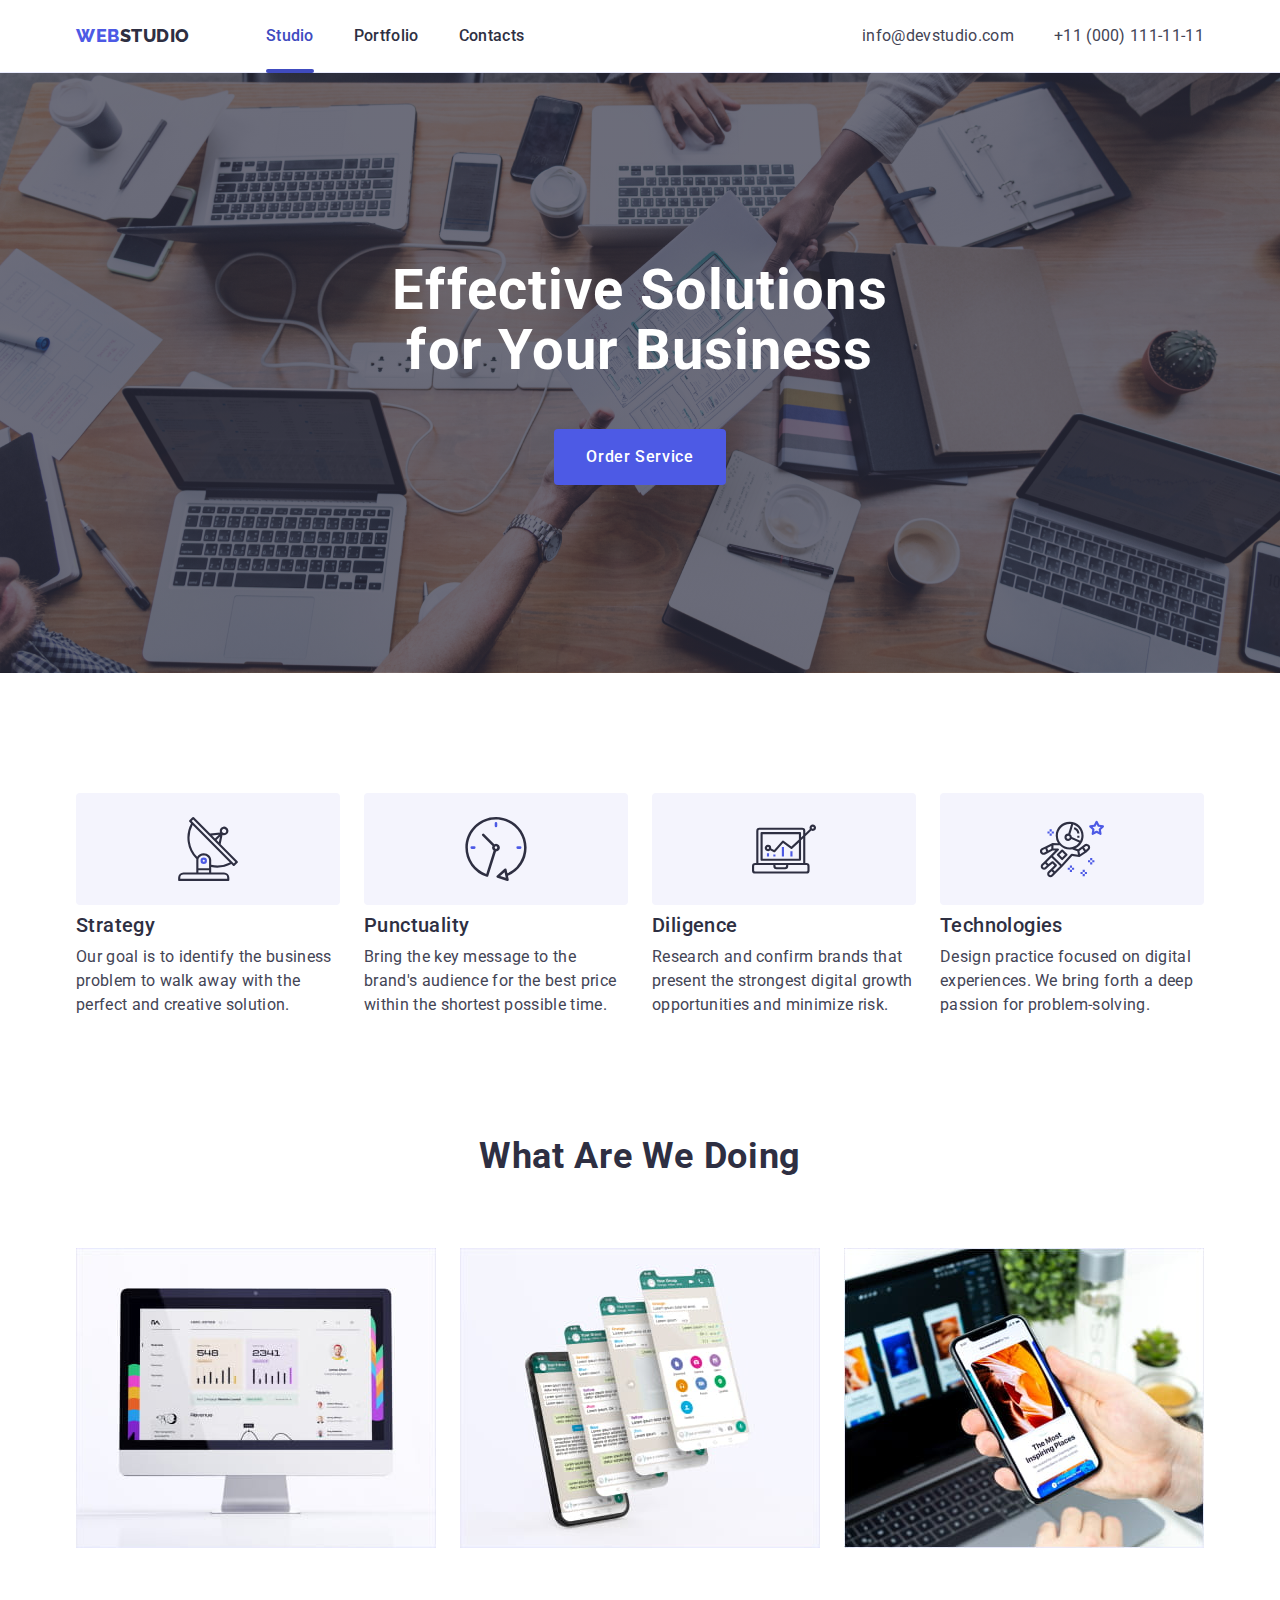
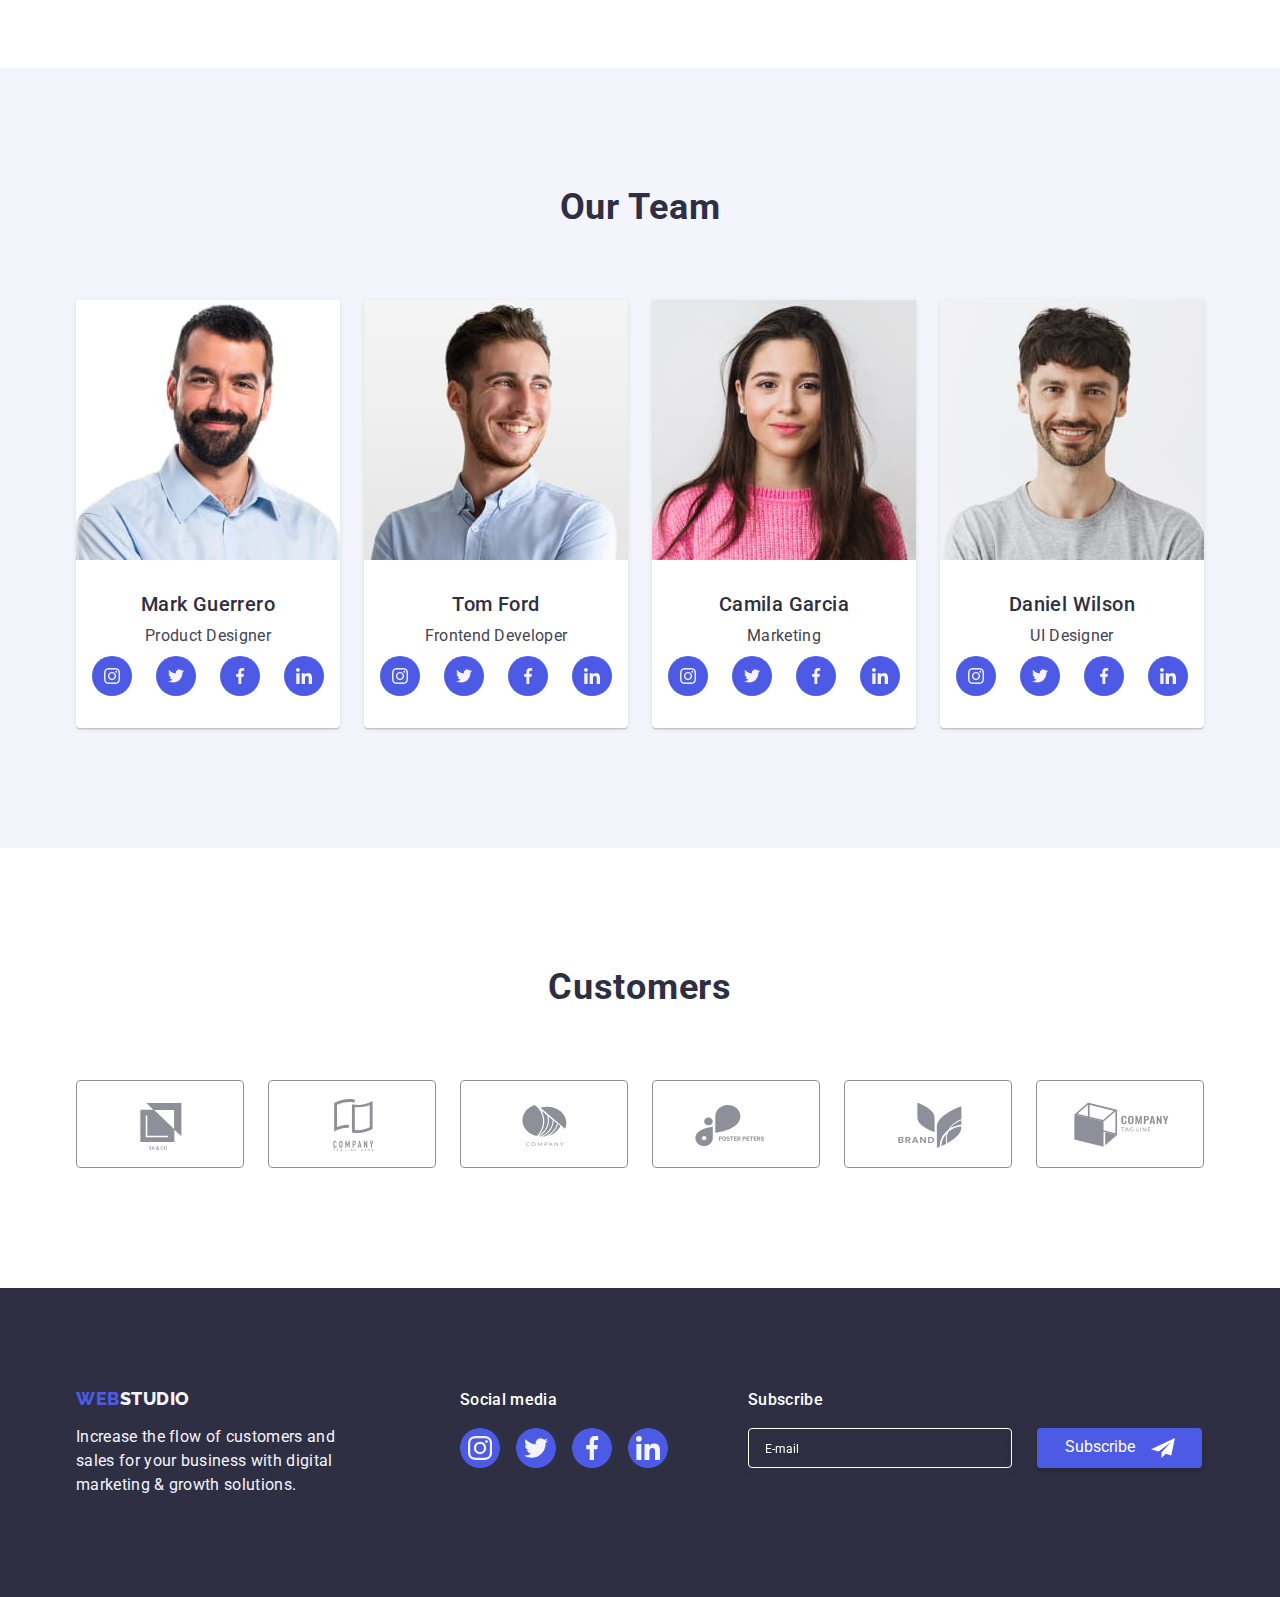
<file: index.html>
<!DOCTYPE html>
<html lang="en">
  <head>
    <meta charset="UTF-8" />
    <meta http-equiv="X-UA-Compatible" content="IE=edge" />
    <meta name="viewport" content="width=device-width, initial-scale=1.0" />
    <link
      rel="stylesheet"
      href="https://cdn.jsdelivr.net/npm/modern-normalize@1.1.0/modern-normalize.min.css"
    />
    <link rel="stylesheet" href="./css/styles.css" />
    <link rel="preconnect" href="https://fonts.googleapis.com" />
    <link rel="preconnect" href="https://fonts.gstatic.com" crossorigin />
    <link
      href="https://fonts.googleapis.com/css2?family=Raleway:wght@800&family=Roboto:wght@400;500;700&display=swap"
      rel="stylesheet"
    />
    <title>Web Studio</title>
  </head>
  <body>
    <!--=======HEADER=======-->
    <header class="page-header">
      <div class="header-container container">
        <nav class="page-nav">
          <a class="logo link" href="./index.html"
            >Web<span class="logo-right">Studio</span></a
          >
          <ul class="menu list">
            <li class="menu-item">
              <a class="menu-link link active" href="./index.html">Studio</a>
            </li>
            <li class="menu-item">
              <a class="menu-link link" href="./portfolio.html">Portfolio</a>
            </li>
            <li class="menu-item">
              <a class="menu-link link" href="">Contacts</a>
            </li>
          </ul>
        </nav>
        <address class="contacts">
          <ul class="header-contacts list">
            <li>
              <a class="contact link" href="mailto:info@devstudio.com"
                >info@devstudio.com</a
              >
            </li>
            <li>
              <a class="contact link" href="tel:+110001111111"
                >+11 (000) 111-11-11</a
              >
            </li>
          </ul>
        </address>
      </div>
    </header>
    <main>
      <!--=======HERO=======-->
      <section class="hero">
        <div class="hero-container container">
          <h1 class="hero-title">Effective Solutions for Your Business</h1>
          <button class="hero-btn" type="button" data-modal-open>
            Order Service
          </button>
        </div>
      </section>
      <!--=======ADVANTAGES=======-->
      <section class="adv">
        <div class="adv-container container">
          <h2 class="visually-hidden">features</h2>
          <ul class="adv-list list">
            <li class="adv-item">
              <div class="icons">
                <svg class="adv-icon" width="64" height="64">
                  <use href="./images/icons.svg#icon-antenna"></use>
                </svg>
              </div>
              <h3 class="subtitle">Strategy</h3>
              <p class="text">
                Our goal is to identify the business problem to walk away with
                the perfect and creative solution.
              </p>
            </li>
            <li class="adv-item">
              <div class="icons">
                <svg class="adv-icon" width="64" height="64">
                  <use href="./images/icons.svg#icon-clock"></use>
                </svg>
              </div>
              <h3 class="subtitle">Punctuality</h3>
              <p class="text">
                Bring the key message to the brand's audience for the best price
                within the shortest possible time.
              </p>
            </li>
            <li class="adv-item">
              <div class="icons">
                <svg class="adv-icon" width="64" height="64">
                  <use href="./images/icons.svg#icon-diagram"></use>
                </svg>
              </div>
              <h3 class="subtitle">Diligence</h3>
              <p class="text">
                Research and confirm brands that present the strongest digital
                growth opportunities and minimize risk.
              </p>
            </li>
            <li class="adv-item">
              <div class="icons">
                <svg class="adv-icon" width="64" height="64">
                  <use href="./images/icons.svg#icon-astronaut"></use>
                </svg>
              </div>
              <h3 class="subtitle">Technologies</h3>
              <p class="text">
                Design practice focused on digital experiences. We bring forth a
                deep passion for problem-solving.
              </p>
            </li>
          </ul>
        </div>
      </section>
      <!--=======EXAMPLES=======-->
      <section class="exmpl">
        <div class="container">
          <h2 class="section-title">What are we doing</h2>
          <ul class="exmpl-list card-set list">
            <li class="exmpl-item card-set-item">
              <img
                class="exmpl-img"
                src="./images/index-img/img-1.jpg"
                alt="iMac"
                width="360"
              />
            </li>
            <li class="exmpl-item card-set-item">
              <img
                class="exmpl-img"
                src="./images/index-img/img-2.jpg"
                alt="Phone with 4 screens."
                width="360"
              />
            </li>
            <li class="exmpl-item card-set-item">
              <img
                class="exmpl-img"
                src="./images/index-img/img-3.jpg"
                alt="Phhone and laptop."
                width="360"
              />
            </li>
          </ul>
        </div>
      </section>
      <!--=======OUR TEAM=======-->
      <section class="team">
        <div class="container">
          <h2 class="section-title">Our Team</h2>
          <ul class="team-list card-set list">
            <li class="team-item card-set-element">
              <img
                src="./images/index-img/marc-guerrero.jpg"
                alt="Marc Guerrero"
                width="264"
              />
              <div class="galery-wrapper">
                <h3 class="galery-title subtitle">Mark Guerrero</h3>
                <p class="galery-text text">Product Designer</p>
                <ul class="social-list list">
                  <li class="social-link">
                    <a
                      class="social-link-item"
                      href="https://www.instagram.com/"
                    >
                      <svg class="social-icon" width="16" height="16">
                        <use
                          href="./images/icons.svg#icon-instagram"
                        ></use></svg
                    ></a>
                  </li>
                  <li class="social-link">
                    <a class="social-link-item" href="https://twitter.com/">
                      <svg class="social-icon" width="16" height="16">
                        <use href="./images/icons.svg#icon-twitter"></use></svg
                    ></a>
                  </li>
                  <li class="social-link">
                    <a class="social-link-item" href="https://facebook.com">
                      <svg class="social-icon" width="16" height="16">
                        <use href="./images/icons.svg#icon-facebook"></use></svg
                    ></a>
                  </li>
                  <li class="social-link">
                    <a class="social-link-item" href="https://linkedin.com">
                      <svg class="social-icon" width="16" height="16">
                        <use href="./images/icons.svg#icon-linkedin"></use></svg
                    ></a>
                  </li>
                </ul>
              </div>
            </li>
            <li class="team-item card-set-element">
              <img
                src="./images/index-img/tom-ford.jpg"
                alt="Tom Ford"
                width="264"
              />
              <div class="galery-wrapper">
                <h3 class="galery-title subtitle">Tom Ford</h3>
                <p class="galery-text text">Frontend Developer</p>
                <ul class="social-list list">
                  <li class="social-link">
                    <a
                      class="social-link-item"
                      href="https://www.instagram.com/"
                    >
                      <svg class="social-icon" width="16" height="16">
                        <use
                          href="./images/icons.svg#icon-instagram"
                        ></use></svg
                    ></a>
                  </li>
                  <li class="social-link">
                    <a class="social-link-item" href="https://twitter.com/">
                      <svg class="social-icon" width="16" height="16">
                        <use href="./images/icons.svg#icon-twitter"></use></svg
                    ></a>
                  </li>
                  <li class="social-link">
                    <a class="social-link-item" href="https://facebook.com">
                      <svg class="social-icon" width="16" height="16">
                        <use href="./images/icons.svg#icon-facebook"></use></svg
                    ></a>
                  </li>
                  <li class="social-link">
                    <a class="social-link-item" href="https://linkedin.com">
                      <svg class="social-icon" width="16" height="16">
                        <use href="./images/icons.svg#icon-linkedin"></use></svg
                    ></a>
                  </li>
                </ul>
              </div>
            </li>
            <li class="team-item card-set-element">
              <img
                src="./images/index-img/camila-garcia.jpg"
                alt="Camila Garcia"
                width="264"
              />
              <div class="galery-wrapper">
                <h3 class="galery-title subtitle">Camila Garcia</h3>
                <p class="galery-text text">Marketing</p>
                <ul class="social-list list">
                  <li class="social-link">
                    <a
                      class="social-link-item"
                      href="https://www.instagram.com/"
                    >
                      <svg class="social-icon" width="16" height="16">
                        <use
                          href="./images/icons.svg#icon-instagram"
                        ></use></svg
                    ></a>
                  </li>
                  <li class="social-link">
                    <a class="social-link-item" href="https://twitter.com/">
                      <svg class="social-icon" width="16" height="16">
                        <use href="./images/icons.svg#icon-twitter"></use></svg
                    ></a>
                  </li>
                  <li class="social-link">
                    <a class="social-link-item" href="https://facebook.com">
                      <svg class="social-icon" width="16" height="16">
                        <use href="./images/icons.svg#icon-facebook"></use></svg
                    ></a>
                  </li>
                  <li class="social-link">
                    <a class="social-link-item" href="https://linkedin.com">
                      <svg class="social-icon" width="16" height="16">
                        <use href="./images/icons.svg#icon-linkedin"></use></svg
                    ></a>
                  </li>
                </ul>
              </div>
            </li>
            <li class="team-item card-set-element">
              <img
                src="./images/index-img/daniel-wilson.jpg"
                alt="Daniel Wilson"
                width="264"
              />
              <div class="galery-wrapper">
                <h3 class="galery-title subtitle">Daniel Wilson</h3>
                <p class="galery-text text">UI Designer</p>
                <ul class="social-list list">
                  <li class="social-link">
                    <a
                      class="social-link-item"
                      href="https://www.instagram.com/"
                    >
                      <svg class="social-icon" width="16" height="16">
                        <use
                          href="./images/icons.svg#icon-instagram"
                        ></use></svg
                    ></a>
                  </li>
                  <li class="social-link">
                    <a class="social-link-item" href="https://twitter.com/">
                      <svg class="social-icon" width="16" height="16">
                        <use href="./images/icons.svg#icon-twitter"></use></svg
                    ></a>
                  </li>
                  <li class="social-link">
                    <a class="social-link-item" href="https://facebook.com">
                      <svg class="social-icon" width="16" height="16">
                        <use href="./images/icons.svg#icon-facebook"></use></svg
                    ></a>
                  </li>
                  <li class="social-link">
                    <a class="social-link-item" href="https://linkedin.com">
                      <svg class="social-icon" width="16" height="16">
                        <use href="./images/icons.svg#icon-linkedin"></use></svg
                    ></a>
                  </li>
                </ul>
              </div>
            </li>
          </ul>
        </div>
      </section>
      <!--=======CUSTOMERS=======-->
      <section class="customers">
        <div class="customers-container container">
          <h2 class="section-title">Customers</h2>
          <ul class="customers-list list">
            <li class="customer-item">
              <a class="customer-link" href=""
                ><svg class="customer-icon" width="104" height="56">
                  <use href="./images/icons.svg#icon-logo-1"></use></svg
              ></a>
            </li>
            <li class="customer-item">
              <a class="customer-link" href=""
                ><svg class="customer-icon" width="104" height="56">
                  <use href="./images/icons.svg#icon-logo-2"></use></svg
              ></a>
            </li>
            <li class="customer-item">
              <a class="customer-link" href=""
                ><svg class="customer-icon" width="104" height="56">
                  <use href="./images/icons.svg#icon-logo-3"></use></svg
              ></a>
            </li>
            <li class="customer-item">
              <a class="customer-link" href=""
                ><svg class="customer-icon" width="104" height="56">
                  <use href="./images/icons.svg#icon-logo-4"></use></svg
              ></a>
            </li>
            <li class="customer-item">
              <a class="customer-link" href=""
                ><svg class="customer-icon" width="104" height="56">
                  <use href="./images/icons.svg#icon-logo-5"></use></svg
              ></a>
            </li>
            <li class="customer-item">
              <a class="customer-link" href=""
                ><svg class="customer-icon" width="104" height="56">
                  <use href="./images/icons.svg#icon-logo-6"></use></svg
              ></a>
            </li>
          </ul>
        </div>
      </section>
    </main>
    <!--=======FOOTER=======-->
    <footer class="footer">
      <div class="footer-container container">
        <div class="footer-first-wrapper">
          <a class="logo-footer link" href="./index.html"
            >Web<span class="logo-footer-right">Studio</span></a
          >
          <p class="footer-text">
            Increase the flow of customers and sales for your business with
            digital marketing & growth solutions.
          </p>
        </div>
        <div class="footer-second-wrapper">
          <p class="footer-second-title footer-text">Social media</p>
          <ul class="social-list-footer list">
            <li class="social-link">
              <a
                class="social-link-item-footer"
                href="https://www.instagram.com/"
              >
                <svg class="social-icon" width="24" height="24">
                  <use href="./images/icons.svg#icon-instagram"></use></svg
              ></a>
            </li>
            <li class="social-link">
              <a class="social-link-item-footer" href="https://twitter.com/">
                <svg class="social-icon" width="24" height="24">
                  <use href="./images/icons.svg#icon-twitter"></use></svg
              ></a>
            </li>
            <li class="social-link">
              <a class="social-link-item-footer" href="https://facebook.com">
                <svg class="social-icon" width="24" height="24">
                  <use href="./images/icons.svg#icon-facebook"></use></svg
              ></a>
            </li>
            <li class="social-link">
              <a class="social-link-item-footer" href="https://linkedin.com">
                <svg class="social-icon" width="24" height="24">
                  <use href="./images/icons.svg#icon-linkedin"></use></svg
              ></a>
            </li>
          </ul>
        </div>
        <div class="footer-third-wrapper">
          <p class="footer-subscribe-title footer-text">Subscribe</p>
          <form class="footer-form">
            <input
              type="email"
              name="user_email"
              class="footer-form-input"
              placeholder="E-mail"
              required
            />
            <button type="submit" class="footer-subscribe-btn">
              Subscribe<svg class="footer-btn-icon" width="24" height="24">
                <use href="./images/icons.svg#mini-jet"></use>
              </svg>
            </button>
          </form>
        </div>
      </div>
    </footer>
    <div class="backdrop is-hidden" data-modal>
      <div class="modal">
        <button type="button" class="modal-close-btn" data-modal-close>
          <svg class="modal-close-btn-icon" width="8" height="8">
            <use href="./images/icons.svg#icon-close-modal"></use>
          </svg>
        </button>
        <p class="modal-form-title">
          Leave your contacts and we will call you back
        </p>
        <form class="modal-form">
          <label class="modal-form-label">
            <span class="modal-form-input-descr">Name</span>
            <span class="modal-form-input-wrapper">
              <input
                type="text"
                name="user_name"
                class="modal-form-input"
                required /><svg
                class="modal-form-input-icon"
                width="18"
                height="24"
              >
                <use href="./images/icons.svg#person"></use></svg></span
          ></label>
          <label class="modal-form-label">
            <span class="modal-form-input-descr">Phone</span>
            <span class="modal-form-input-wrapper">
              <input
                type="tel"
                name="user_phone"
                class="modal-form-input"
                required /><svg
                class="modal-form-input-icon"
                width="18"
                height="24"
              >
                <use href="./images/icons.svg#phone"></use></svg></span
          ></label>
          <label class="modal-form-label">
            <span class="modal-form-input-descr">Email</span>
            <span class="modal-form-input-wrapper">
              <input
                type="email"
                name="user_email"
                class="modal-form-input"
                required /><svg
                class="modal-form-input-icon"
                width="18"
                height="24"
              >
                <use href="./images/icons.svg#email"></use></svg></span
          ></label>
          <label class="modal-form-label">
            <span class="modal-form-input-descr">Comment</span>
            <textarea
              name="user_message"
              class="modal-form-message"
              placeholder="Text input"
            ></textarea>
          </label>
          <input
            id="privacy-policy"
            type="checkbox"
            name="user_policy"
            class="modal-form-check visually-hidden"
          />
          <label for="privacy-policy" class="modal-form-check-descr"
            >I accept the terms and conditions of the&nbsp;<a href=""
              >Privacy Policy</a
            ></label
          >
          <button type="submit" class="modal-form-submit">Send</button>
        </form>
      </div>
    </div>
    <script src="./js/modal.js"></script>
  </body>
</html>
</file>
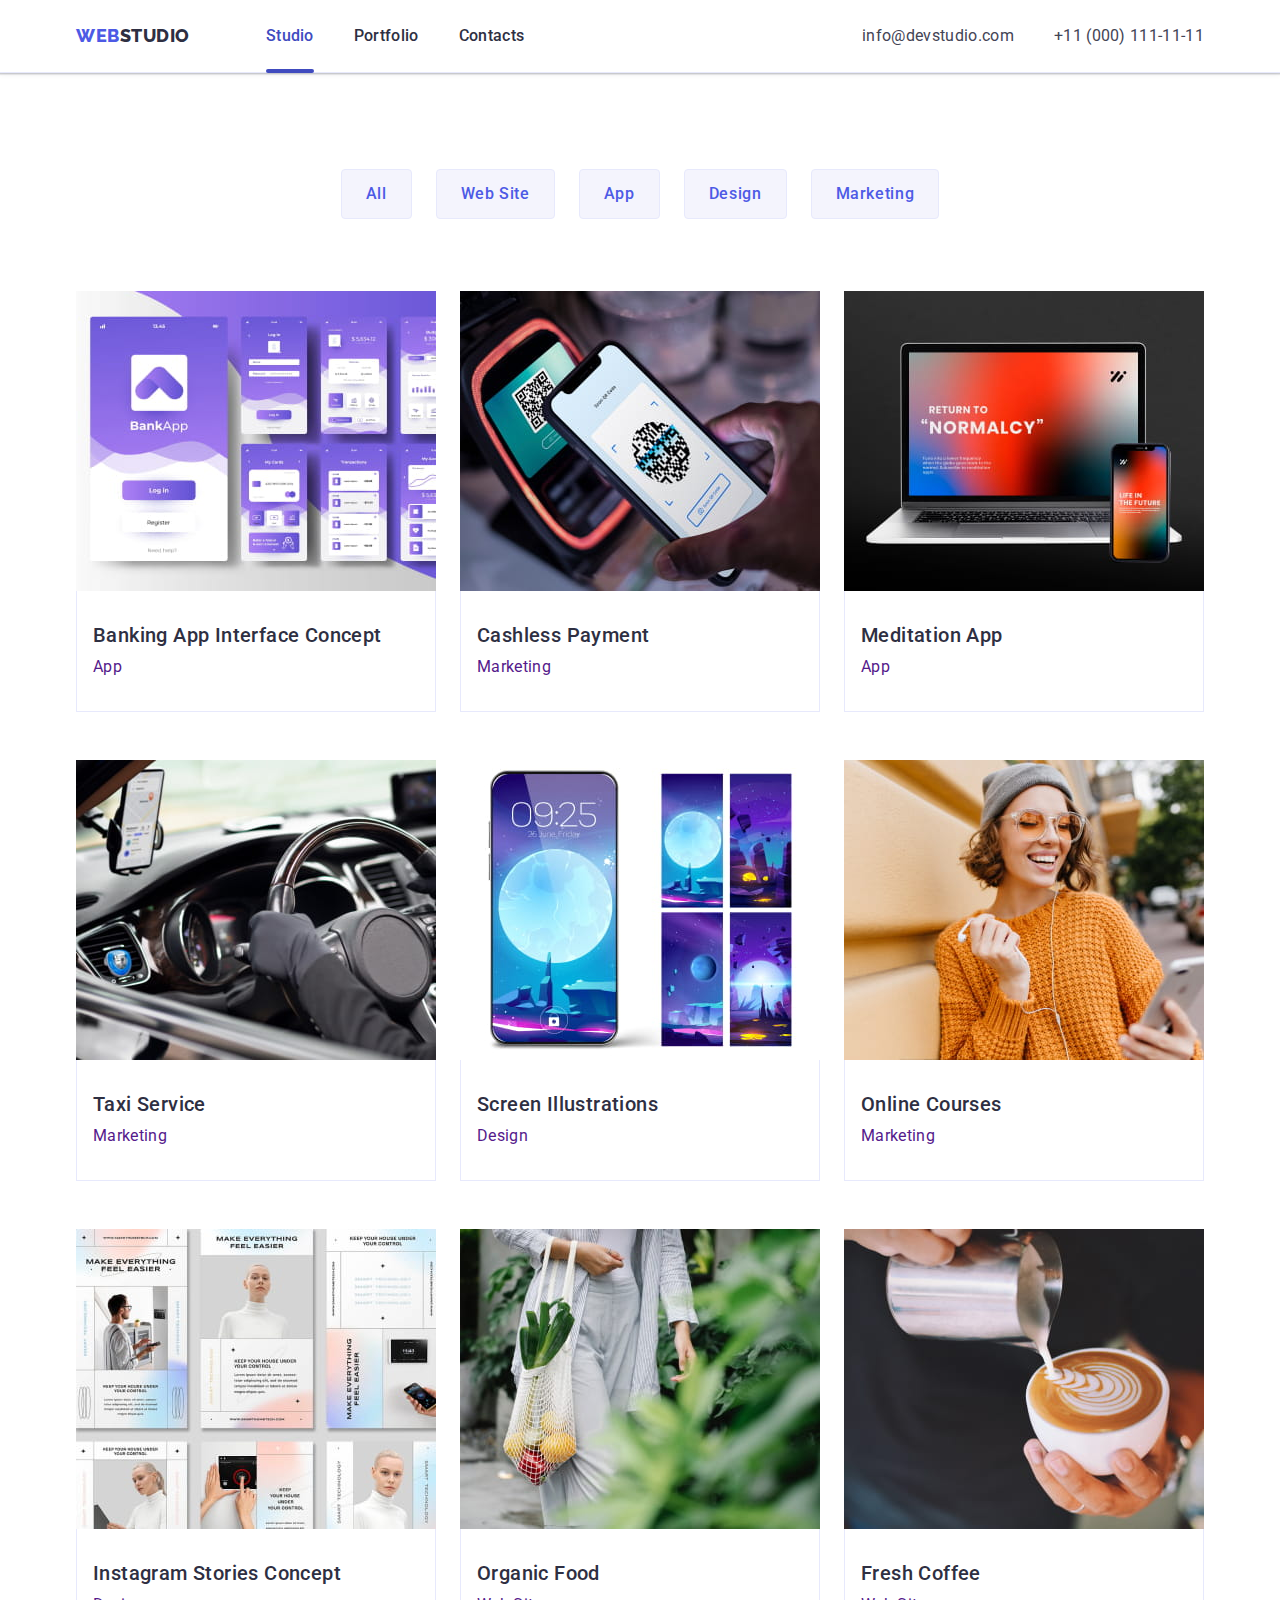
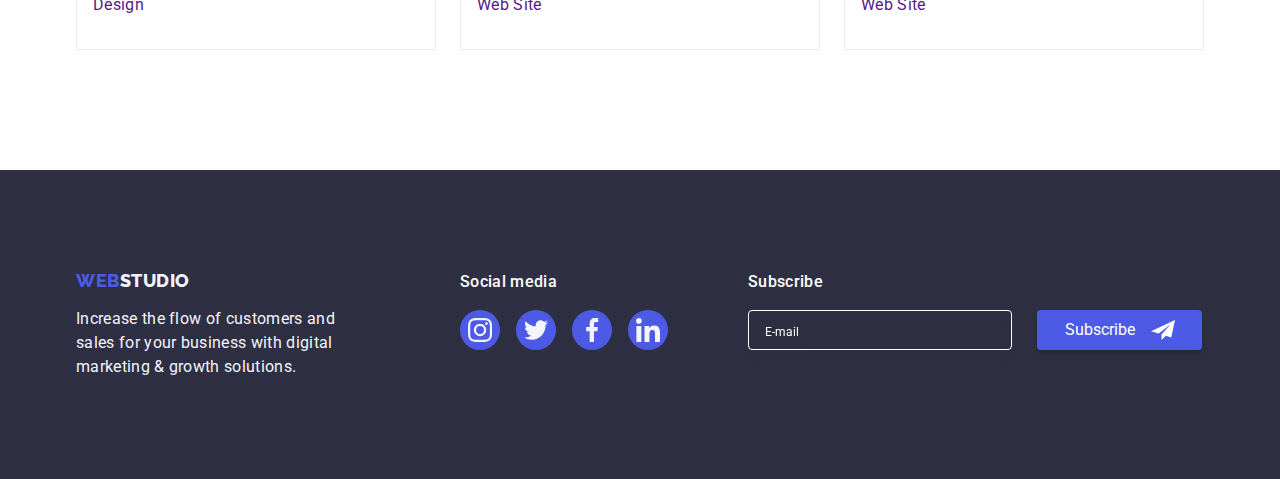
<file: portfolio.html>
<!DOCTYPE html>
<html lang="en">
  <head>
    <meta charset="UTF-8" />
    <meta http-equiv="X-UA-Compatible" content="IE=edge" />
    <meta name="viewport" content="width=device-width, initial-scale=1.0" />
    <title>Portfolio</title>
    <link
      rel="stylesheet"
      href="https://cdn.jsdelivr.net/npm/modern-normalize@1.1.0/modern-normalize.min.css"
    />
    <link rel="preconnect" href="https://fonts.googleapis.com" />
    <link rel="preconnect" href="https://fonts.gstatic.com" crossorigin />
    <link
      href="https://fonts.googleapis.com/css2?family=Raleway:wght@800&family=Roboto:wght@400;500;700&display=swap"
      rel="stylesheet"
    />
    <link rel="stylesheet" href="./css/styles.css" />
  </head>
  <body>
    <!--=======HEADER=======-->
    <header class="page-header">
      <div class="header-container container">
        <nav class="page-nav">
          <a class="logo link" href="./index.html"
            >Web<span class="logo-right">Studio</span></a
          >
          <ul class="menu list">
            <li class="menu-item">
              <a class="menu-link link active" href="./index.html">Studio</a>
            </li>
            <li class="menu-item">
              <a class="menu-link link" href="./portfolio.html">Portfolio</a>
            </li>
            <li class="menu-item">
              <a class="menu-link link" href="">Contacts</a>
            </li>
          </ul>
        </nav>
        <address class="contacts">
          <ul class="header-contacts list">
            <li>
              <a class="contact link" href="mailto:info@devstudio.com"
                >info@devstudio.com</a
              >
            </li>
            <li>
              <a class="contact link" href="tel:+110001111111"
                >+11 (000) 111-11-11</a
              >
            </li>
          </ul>
        </address>
      </div>
    </header>
    <main>
      <!--=======FILTERS=======-->
      <section class="portfolio">
        <div class="portfolio-container container">
          <h1 class="visually-hidden">Portfolio</h1>
          <ul class="filters list">
            <li class="filter-btn">
              <button class="portfolio-btn" type="button">All</button>
            </li>
            <li class="filter-btn">
              <button class="portfolio-btn" type="button">Web Site</button>
            </li>
            <li class="filter-btn">
              <button class="portfolio-btn" type="button">App</button>
            </li>
            <li class="filter-btn">
              <button class="portfolio-btn" type="button">Design</button>
            </li>
            <li class="filter-btn">
              <button class="portfolio-btn" type="button">Marketing</button>
            </li>
          </ul>
          <!--=======PORTFOLIO=======-->
          <ul class="portfolio-list list">
            <li class="portfolio-item">
              <a class="portfolio-link link" href="">
                <div class="portfolio-img-wrapper">
                  <img
                    src="./images/portfolio/banking.jpg"
                    alt="Banking App Interface Concept"
                    width="360"
                  />
                  <p class="portfolio-overlay">
                    14 Stylish and User-Friendly App Design Concepts · Task
                    Manager App · Calorie Tracker App · Exotic Fruit Ecommerce
                    App · Cloud Storage App
                  </p>
                </div>
                <div class="img-text">
                  <h2 class="subtitle">Banking App Interface Concept</h2>
                  <p class="text">App</p>
                </div></a
              >
            </li>
            <li class="portfolio-item">
              <a class="portfolio-link link" href=""
                ><div class="portfolio-img-wrapper">
                  <img
                    src="./images/portfolio/payment.jpg"
                    alt="Cashless Payment"
                    width="360"
                  />
                  <p class="portfolio-overlay">
                    14 Stylish and User-Friendly App Design Concepts · Task
                    Manager App · Calorie Tracker App · Exotic Fruit Ecommerce
                    App · Cloud Storage App
                  </p>
                </div>
                <div class="img-text">
                  <h2 class="subtitle">Cashless Payment</h2>
                  <p class="text">Marketing</p>
                </div></a
              >
            </li>
            <li class="portfolio-item">
              <a class="portfolio-link link" href=""
                ><div class="portfolio-img-wrapper">
                  <img
                    src="./images/portfolio/app.jpg"
                    alt="Meditation App"
                    width="360"
                  />
                  <p class="portfolio-overlay">
                    14 Stylish and User-Friendly App Design Concepts · Task
                    Manager App · Calorie Tracker App · Exotic Fruit Ecommerce
                    App · Cloud Storage App
                  </p>
                </div>
                <div class="img-text">
                  <h2 class="subtitle">Meditation App</h2>
                  <p class="text">App</p>
                </div></a
              >
            </li>
            <li class="portfolio-item">
              <a class="portfolio-link link" href=""
                ><div class="portfolio-img-wrapper">
                  <img
                    src="./images/portfolio/taxi.jpg"
                    alt="Taxi Service"
                    width="360"
                  />
                  <p class="portfolio-overlay">
                    14 Stylish and User-Friendly App Design Concepts · Task
                    Manager App · Calorie Tracker App · Exotic Fruit Ecommerce
                    App · Cloud Storage App
                  </p>
                </div>
                <div class="img-text">
                  <h2 class="subtitle">Taxi Service</h2>
                  <p class="text">Marketing</p>
                </div></a
              >
            </li>
            <li class="portfolio-item">
              <a class="portfolio-link link" href=""
                ><div class="portfolio-img-wrapper">
                  <img
                    src="./images/portfolio/screen.jpg"
                    alt="Screen Illustrations"
                    width="360"
                  />
                  <p class="portfolio-overlay">
                    14 Stylish and User-Friendly App Design Concepts · Task
                    Manager App · Calorie Tracker App · Exotic Fruit Ecommerce
                    App · Cloud Storage App
                  </p>
                </div>
                <div class="img-text">
                  <h2 class="subtitle">Screen Illustrations</h2>
                  <p class="text">Design</p>
                </div></a
              >
            </li>
            <li class="portfolio-item">
              <a class="portfolio-link link" href=""
                ><div class="portfolio-img-wrapper">
                  <img
                    src="./images/portfolio/courses.jpg"
                    alt="Online Courses"
                    width="360"
                  />
                  <p class="portfolio-overlay">
                    14 Stylish and User-Friendly App Design Concepts · Task
                    Manager App · Calorie Tracker App · Exotic Fruit Ecommerce
                    App · Cloud Storage App
                  </p>
                </div>
                <div class="img-text">
                  <h2 class="subtitle">Online Courses</h2>
                  <p class="text">Marketing</p>
                </div></a
              >
            </li>
            <li class="portfolio-item">
              <a class="portfolio-link link" href=""
                ><div class="portfolio-img-wrapper">
                  <img
                    src="./images/portfolio/stories.jpg"
                    alt="Instagram Stories Concept"
                    width="360"
                  />
                  <p class="portfolio-overlay">
                    14 Stylish and User-Friendly App Design Concepts · Task
                    Manager App · Calorie Tracker App · Exotic Fruit Ecommerce
                    App · Cloud Storage App
                  </p>
                </div>
                <div class="img-text">
                  <h2 class="subtitle">Instagram Stories Concept</h2>
                  <p class="text">Design</p>
                </div></a
              >
            </li>
            <li class="portfolio-item">
              <a class="portfolio-link link" href=""
                ><div class="portfolio-img-wrapper">
                  <img
                    src="./images/portfolio/organic-food.jpg"
                    alt="Organic Food"
                    width="360"
                  />
                  <p class="portfolio-overlay">
                    14 Stylish and User-Friendly App Design Concepts · Task
                    Manager App · Calorie Tracker App · Exotic Fruit Ecommerce
                    App · Cloud Storage App
                  </p>
                </div>
                <div class="img-text">
                  <h2 class="subtitle">Organic Food</h2>
                  <p class="text">Web Site</p>
                </div></a
              >
            </li>
            <li class="portfolio-item">
              <a class="portfolio-link link" href=""
                ><div class="portfolio-img-wrapper">
                  <img
                    src="./images/portfolio/fresh-coffee.jpg"
                    alt="Fresh Coffee"
                    width="360"
                  />
                  <p class="portfolio-overlay">
                    14 Stylish and User-Friendly App Design Concepts · Task
                    Manager App · Calorie Tracker App · Exotic Fruit Ecommerce
                    App · Cloud Storage App
                  </p>
                </div>
                <div class="img-text">
                  <h2 class="subtitle">Fresh Coffee</h2>
                  <p class="text">Web Site</p>
                </div></a
              >
            </li>
          </ul>
        </div>
      </section>
    </main>
    <!--=======FOOTER=======-->
    <footer class="footer">
      <div class="footer-container container">
        <div class="footer-first-wrapper">
          <a class="logo-footer link" href="./index.html"
            >Web<span class="logo-footer-right">Studio</span></a
          >
          <p class="footer-text">
            Increase the flow of customers and sales for your business with
            digital marketing & growth solutions.
          </p>
        </div>
        <div class="footer-second-wrapper">
          <p class="footer-second-title footer-text">Social media</p>
          <ul class="social-list-footer list">
            <li class="social-link">
              <a
                class="social-link-item-footer"
                href="https://www.instagram.com/"
              >
                <svg class="social-icon" width="24" height="24">
                  <use href="./images/icons.svg#icon-instagram"></use></svg
              ></a>
            </li>
            <li class="social-link">
              <a class="social-link-item-footer" href="https://twitter.com/">
                <svg class="social-icon" width="24" height="24">
                  <use href="./images/icons.svg#icon-twitter"></use></svg
              ></a>
            </li>
            <li class="social-link">
              <a class="social-link-item-footer" href="https://facebook.com">
                <svg class="social-icon" width="24" height="24">
                  <use href="./images/icons.svg#icon-facebook"></use></svg
              ></a>
            </li>
            <li class="social-link">
              <a class="social-link-item-footer" href="https://linkedin.com">
                <svg class="social-icon" width="24" height="24">
                  <use href="./images/icons.svg#icon-linkedin"></use></svg
              ></a>
            </li>
          </ul>
        </div>
        <div class="footer-third-wrapper">
          <p class="footer-subscribe-title footer-text">Subscribe</p>
          <form class="footer-form">
            <input
              type="email"
              name="user_email"
              class="footer-form-input"
              placeholder="E-mail"
              required
            />
            <button type="submit" class="footer-subscribe-btn">
              Subscribe<svg class="footer-btn-icon" width="24" height="24">
                <use href="./images/icons.svg#mini-jet"></use>
              </svg>
            </button>
          </form>
        </div>
      </div>
    </footer>
  </body>
</html>
</file>
<file: css/styles.css>
:root {
  /* Color */
  --accent-color: #404bbf;
  --primary-text-color: #2e2f42;
  --decoration-color: #4d5ae5;

  /* Others */
  --indent: 24px;
  --transition-dur-and-func: 250ms cubic-bezier(0.4, 0, 0.2, 1);
}

body {
  font-family: 'Roboto', sans-serif;
  color: #434455;
  background-color: #ffffff;
}

h1,
h2,
h3,
h4,
h5,
h6,
p {
  margin: 0;
}

img {
  display: block;
}

button {
  cursor: pointer;
}

ul,
ol {
  padding: 0;
  margin: 0;
}

.container {
  width: 1158px;
  margin: 0 auto;
  padding: 0 15px;
}

.link {
  text-decoration: none;
  font-style: normal;
}

.list {
  list-style: none;
}

/*========== COMPONENTS ==========*/

.visually-hidden {
  position: absolute;
  width: 1px;
  height: 1px;
  margin: -1px;
  border: 0;
  padding: 0;
  white-space: nowrap;
  clip-path: inset(100%);
  clip: rect(0 0 0 0);
  overflow: hidden;
}

.text {
  font-size: 16px;
  line-height: 24px;
  letter-spacing: 0.02em;
}

.subtitle {
  margin-bottom: 8px;
  font-weight: 500;
  font-size: 20px;
  line-height: 1.2;
  letter-spacing: 0.02em;
  color: #2e2f42;
}

.section-title {
  margin-bottom: 72px;
  font-weight: 700;
  font-size: 36px;
  line-height: 1.1;
  letter-spacing: 0.02em;
  text-align: center;
  text-transform: capitalize;
  color: var(--primary-text-color);
}

.card-set {
  display: flex;
  flex-wrap: wrap;
  gap: var(--indent);
}

.card-set-item {
  flex-basis: calc(100% - var(--indent) * 3 - 1 / 3);
}

.card-set-element {
  flex-basis: calc(100% - var(--indent) * 4 - 1 / 4);
}

/*========== HEADER ==========*/

.page-header {
  border-bottom: 1px solid #e7e9fc;
  box-shadow: 0px 2px 1px rgba(46, 47, 66, 0.08),
    0px 1px 1px rgba(46, 47, 66, 0.16), 0px 1px 6px rgba(46, 47, 66, 0.08);
}

.header-container {
  display: flex;
  align-items: center;
}

.page-nav {
  display: flex;
  align-items: center;
}

.menu {
  display: flex;
  align-items: center;
  gap: 40px;
}

.logo {
  margin-right: 76px;
  font-family: 'Raleway', sans-serif;
  font-style: normal;
  font-weight: 800;
  font-size: 18px;
  line-height: 1.17;
  letter-spacing: 0.03em;
  text-transform: uppercase;
  color: #4d5ae5;
}

.logo-right {
  font-family: 'Raleway', sans-serif;
  font-style: normal;
  font-weight: 800;
  font-size: 18px;
  line-height: 1.17;
  letter-spacing: 0.03em;
  text-transform: uppercase;
  color: #2e2f42;
}

.menu-link {
  position: relative;
  padding: 24px 0;
  display: block;
  font-weight: 500;
  font-size: 16px;
  line-height: 1.5;
  letter-spacing: 0.02em;
  color: #2e2f42;
  transition: color var(--transition-dur-and-func);
}

.menu-link.active {
  color: var(--accent-color);
}

.menu-link:hover,
.menu-link:focus {
  color: var(--accent-color);
}

.menu-link::after {
  position: absolute;
  bottom: -1px;
  left: 0;
  content: '';
  display: block;
  width: 100%;
  height: 4px;
  border-radius: 2px;
}

.menu-link.active::after {
  background-color: #404bbf;
}

.header-contacts {
  display: flex;
  align-items: center;
  gap: 40px;
}

.contacts {
  font-style: normal;
  margin-left: auto;
}

.contact {
  display: block;
  font-size: 16px;
  line-height: 1.5;
  letter-spacing: 0.02em;
  color: #434455;
  transition: color 250ms var(--transition-dur-and-func);
}

.contact:hover,
.contact:focus {
  color: var(--accent-color);
}

/*========== HERO ==========*/

.hero {
  max-width: 1440px;
  padding: 188px 0;
  margin: 0 auto;
  background-image: linear-gradient(rgba(46, 47, 66, 0.7),
      rgba(46, 47, 66, 0.7)),
    url('../images/index-img/hero/hero-img.jpg');
  background-color: #2e2f42b2;
  background-size: cover;
  background-repeat: no-repeat;
  background-position: center;
}

.hero-title {
  max-width: 496px;
  margin-left: auto;
  margin-right: auto;
  margin-bottom: 48px;
  font-weight: 700;
  font-size: 56px;
  line-height: 1.07;
  text-align: center;
  letter-spacing: 0.02em;
  color: #ffffff;
}

.hero-btn {
  display: block;
  margin: 0 auto;
  padding: 16px 32px;
  min-width: 169px;
  height: 56px;
  border: none;
  font-family: 'Roboto', sans-serif;
  background-color: #4d5ae5;
  font-weight: 500;
  font-size: 16px;
  line-height: 1.5;
  letter-spacing: 0.04em;
  color: #ffffff;
  border-radius: 4px;
  transition: background-color var(--transition-dur-and-func);
}

.hero-btn:hover,
.hero-btn:focus {
  background-color: #404bbf;
}

/*========== ADVANTAGES ==========*/

.adv {
  padding: 120px 0;
}

.adv-list {
  display: flex;
  align-items: center;
  gap: 24px;
}

.adv-item {
  width: 264px;
}

.icons {
  display: flex;
  justify-content: center;
  align-items: center;
  margin-bottom: 8px;
  width: 264px;
  height: 112px;
  background-color: #f4f4fd;
  border-radius: 4px;
}

/*========== EXAMPLES ==========*/

.exmpl {
  padding-bottom: 120px;
}

/*========== OUR TEAM ==========*/

.team {
  background-color: #f4f4fd;
  padding: 120px 0;
}

.galery-wrapper {
  padding: 32px 0;
  text-align: center;
}

.galery-text {
  margin-bottom: 8px;
}

.team-item {
  background-color: #ffffff;
  border-radius: 0px 0px 4px 4px;
  box-shadow: 0px 1px 6px rgba(46, 47, 66, 0.08),
    0px 1px 1px rgba(46, 47, 66, 0.16), 0px 2px 1px rgba(46, 47, 66, 0.08);
}

.social-list {
  display: flex;
  justify-content: center;
  align-items: center;
  gap: 24px;
}

.social-icon {
  fill: #f4f4fd;
}

.social-link-item {
  display: flex;
  justify-content: center;
  align-items: center;
  width: 40px;
  height: 40px;
  border-radius: 50%;
  background-color: #4d5ae5;
  transition: background-color var(--transition-dur-and-func);
}

.social-link-item:hover,
.social-link-item:focus {
  background-color: #404bbf;
}

/*========== COSTUMERS ==========*/

.customers {
  padding-top: 120px;
  padding-bottom: 120px;
}

.customers-list {
  display: flex;
  justify-content: center;
  align-items: center;
  gap: 24px;
}

.customer-item {
  width: calc((100% - 120px) / 6);
  height: 88px;
}

.customer-link {
  display: flex;
  width: 100%;
  height: 100%;
  border: 1px solid #8e8f99;
  border-radius: 4px;
  align-items: center;
  justify-content: center;
  color: #8e8f99;
  transition: border-color var(--transition-dur-and-func),
    color var(--transition-dur-and-func);
}

.customer-link:hover,
.customer-link:focus {
  border-color: #404bbf;
  color: #404bbf;
}

.customer-icon {
  fill: currentColor;
  transition: fill var(--transition-dur-and-func);
}

.customer-icon:hover,
.customer-icon:focus {
  fill: #404bbf;
}

/*========== FOOTER ==========*/

.footer {
  padding: 100px 0;
  background-color: #2e2f42;
}

.footer-container {
  display: flex;
  align-items: baseline;
}

.logo-footer {
  display: inline-block;
  margin-bottom: 16px;
  font-family: 'Raleway', sans-serif;
  font-style: normal;
  font-weight: 800;
  font-size: 18px;
  line-height: 1.17;
  letter-spacing: 0.03em;
  text-transform: uppercase;
  text-decoration: none;
  color: #4d5ae5;
}

.logo-footer-right {
  color: #f4f4fd;
}

.footer-text {
  max-width: 264px;
  font-size: 16px;
  line-height: 1.5;
  letter-spacing: 0.02em;
  color: #f4f4fd;
}

.footer-first-wrapper {
  display: inline-block;
  margin-right: 120px;
}

.social-list-footer {
  display: flex;
  justify-content: center;
  align-items: center;
  gap: 16px;
}

.footer-second-title {
  margin-bottom: 16px;
  font-weight: 500;
  color: #ffffff;
}

.social-link-item-footer {
  display: flex;
  justify-content: center;
  align-items: center;
  width: 40px;
  height: 40px;
  border-radius: 50%;
  background-color: #4d5ae5;
  transition: background-color var(--transition-dur-and-func);
}

.social-link-item-footer:hover,
.social-link-item-footer:focus {
  background-color: #31d0aa;
}

.footer-third-wrapper {
  margin-left: 80px;
}

.footer-subscribe-title {
  margin-bottom: 16px;
  font-weight: 500;
  color: #ffffff;
}

.footer-form {
  display: flex;
  align-items: center;
  justify-content: center;
  gap: 25px;

}

.footer-form-input {
  min-width: 264px;
  height: 40px;
  color: #FFFFFF;
  background-color: transparent;
  border: 1px solid #FFFFFF;
  filter: drop-shadow(0px 4px 4px rgba(0, 0, 0, 0.15));
  border-radius: 4px;
  padding: 8px 16px;
}


.footer-form-input::placeholder {
  font-weight: 400;
  font-size: 12px;
  line-height: 24px;
  color: #FFFFFF;
}

.footer-subscribe-btn {
  display: flex;
  justify-content: center;
  align-items: center;
  gap: 16px;
  min-width: 165px;
  height: 40px;
  border: none;
  background-color: var(--decoration-color);
  border-radius: 4px;
  box-shadow: 0px 4px 4px rgba(0, 0, 0, 0.15);
  color: #FFFFFF;
  padding: 8px 24px;
  transition: background-color var(--transition-dur-and-func);
}

.footer-subscribe-btn:hover,
.footer-subscribe-btn:focus {
  background-color: #404bbf;
}


/*========== MODAL WINDOW ==========*/

.backdrop {
  position: fixed;
  top: 0;
  left: 0;
  z-index: 100;
  width: 100%;
  height: 100%;
  background-color: rgba(46, 47, 66, 0.4);
  transition: opacity var(--transition-dur-and-func),
    visibility var(--transition-dur-and-func);
}

.backdrop.is-hidden {
  opacity: 0;
  visibility: hidden;
  pointer-events: none;
}

.modal {
  position: absolute;
  top: 50%;
  left: 50%;
  transform: translate(-50%, -50%);
  width: 408px;
  min-height: 576px;
  background-color: #fcfcfc;
  box-shadow: 0px 1px 1px rgba(0, 0, 0, 0.14), 0px 1px 3px rgba(0, 0, 0, 0.12),
    0px 2px 1px rgba(0, 0, 0, 0.2);
  border-radius: 4px;
  padding: 72px 24px 24px;
  transition: transform var(--transition-dur-and-func);
}

.modal-close-btn {
  position: absolute;
  top: 24px;
  right: 24px;
  display: flex;
  justify-content: center;
  align-items: center;
  width: 24px;
  height: 24px;
  padding: 0;
  background-color: #e7e9fc;
  border: 1px solid rgba(0, 0, 0, 0.1);
  border-radius: 50%;
  transition: background-color var(--transition-dur-and-func),
    border var(--transition-dur-and-func);
}

.modal-close-btn:hover,
.modal-close-btn:focus {
  background-color: #404bbf;
  border: none;
}

.modal-close-btn-icon {
  transition: fill var(--transition-dur-and-func);
}

.modal-close-btn:hover .modal-close-btn-icon,
.modal-close-btn:focus .modal-close-btn-icon {
  fill: #ffffff;
}

/*========== MODAL FORM ==========*/

.modal-form {
  display: flex;
  flex-direction: column;
}

.modal-form-title {
  display: block;
  margin-bottom: 16px;
  font-weight: 500;
  font-size: 16px;
  line-height: 1.5;
  text-align: center;
  letter-spacing: 0.02em;
  color: #2E2F42;
}

.modal-form-label {
  margin-bottom: 8px;
}

.modal-form-input-descr {
  display: block;
  font-weight: 400;
  font-size: 12px;
  line-height: 1.17;
  letter-spacing: 0.04em;
  color: #8E8F99;
  margin-bottom: 4px;
}

.modal-form-input {
  width: 100%;
  height: 40px;
  border: 1px solid rgba(46, 47, 66, 0.4);
  border-radius: 4px;
  padding-left: 42px;
  transition: border-color var(--transition-dur-and-func);
}

.modal-form-input:focus {
  outline: none;
  border-color: #4D5AE5;
}

.modal-form-input-wrapper {
  position: relative;
  display: block;
}

.modal-form-input-icon {
  position: absolute;
  left: 16px;
  top: 50%;
  transform: translateY(-50%);
  fill: #2E2F42;
  transition: fill var(--transition-dur-and-func);
}

.modal-form-input:focus+.modal-form-input-icon {
  fill: #4D5AE5;
}

.modal-form-message {
  resize: none;
  width: 100%;
  height: 120px;
  border: 1px solid rgba(46, 47, 66, 0.4);
  border-radius: 4px;
  padding: 8px 16px;
  transition: border-color var(--transition-dur-and-func);
}

.modal-form-message::placeholder {
  font-weight: 400;
  font-size: 12px;
  line-height: 1.17;
  color: rgba(46, 47, 66, 0.4);
}

.modal-form-message:focus {
  outline: none;
  border-color: #4D5AE5;
}

.modal-form-check-descr {
  display: flex;
  align-items: center;
  font-weight: 400;
  font-size: 12px;
  line-height: 1.17;
  letter-spacing: 0.04em;
  color: #8E8F99;
  margin-bottom: 24px;
  user-select: none;
}

.modal-form-check-descr::before {
  display: block;
  width: 16px;
  height: 16px;
  border: 1px solid rgba(46, 47, 66, 0.4);
  border-radius: 2px;
  content: '';
  cursor: pointer;
  margin-right: 8px;
}

.modal-form-check:checked+.modal-form-check-descr::before {
  background-color: var(--accent-color);
  border: 1px solid #404BBF;
  border-radius: 2px;
  background-image: url(../images/checked.svg);
  background-repeat: no-repeat;
  background-position: 50% 50%;
}

.modal-form-submit {
  display: block;
  margin: 0 auto;
  padding: 16px 32px;
  min-width: 169px;
  height: 56px;
  border: none;
  font-family: 'Roboto', sans-serif;
  background-color: #4d5ae5;
  font-weight: 500;
  font-size: 16px;
  line-height: 1.5;
  letter-spacing: 0.04em;
  color: #ffffff;
  border-radius: 4px;
  transition: background-color var(--transition-dur-and-func);
}

.modal-form-submit:hover,
.modal-form-submit:focus {
  background-color: #404bbf;
}

/*========== PORTFOLIO PAGE ==========*/

.portfolio {
  padding: 96px 0 120px;
}

.filters {
  display: flex;
  justify-content: center;
  align-items: center;
  margin-bottom: 72px;
  gap: 24px;
}

.portfolio-btn {
  padding: 12px 24px;
  font-family: 'Roboto', sans-serif;
  background-color: #f4f4fd;
  font-weight: 500;
  font-size: 16px;
  line-height: 1.5;
  letter-spacing: 0.04em;
  color: #4d5ae5;
  border: 1px solid #e7e9fc;
  border-radius: 4px;
  transition: color var(--transition-dur-and-func),
    background-color var(--transition-dur-and-func),
    border-color var(--transition-dur-and-func),
    box-shadow var(--transition-dur-and-func);
}

.portfolio-btn:hover,
.portfolio-btn:focus {
  border: 1px solid transparent;
  background-color: #404bbf;
  color: #ffffff;
  box-shadow: 0px 3px 1px rgba(0, 0, 0, 0.1), 0px 2px 1px rgba(0, 0, 0, 0.08),
    0px 2px 2px rgba(0, 0, 0, 0.12);
}

.img-text {
  padding: 32px 16px;
  border: 1px solid #e7e9fc;
  border-top: none;
}

.portfolio-list {
  display: flex;
  flex-wrap: wrap;
  row-gap: 48px;
  column-gap: 24px;
  background-color: #ffffff;
}

.portfolio-item {
  width: calc((100% - 48px) / 3);
}

.portfolio-link {
  display: block;
  transition: box-shadow var(--transition-dur-and-func);
}

.portfolio-img-wrapper {
  position: relative;
  overflow: hidden;
}

.portfolio-link:hover,
.portfolio-link:focus {
  box-shadow: 0px 1px 6px rgba(46, 47, 66, 0.08),
    0px 1px 1px rgba(46, 47, 66, 0.16), 0px 2px 1px rgba(46, 47, 66, 0.08);
}

.portfolio-link:hover .portfolio-overlay,
.portfolio-link:focus .portfolio-overlay {
  transform: translate(0, 0);
}

.portfolio-overlay {
  position: absolute;
  top: 0;
  left: 0;
  width: 100%;
  height: 100%;
  padding: 40px 32px;
  overflow: auto;
  transform: translate(0, 100%);
  transition: transform var(--transition-dur-and-func);
  font-size: 16px;
  line-height: 1.5;
  letter-spacing: 0.02em;
  background-color: #4d5ae5;
  color: #f4f4fd;
}

.portfolio-title {
  margin-bottom: 8px;
  font-weight: 500;
  font-size: 20px;
  line-height: 1.2;
  letter-spacing: 0.02em;
  color: var(--primary-text-color);
}

.portfolio-text {
  font-size: 16px;
  line-height: 1.5;
  letter-spacing: 0.02em;
}
</file>
